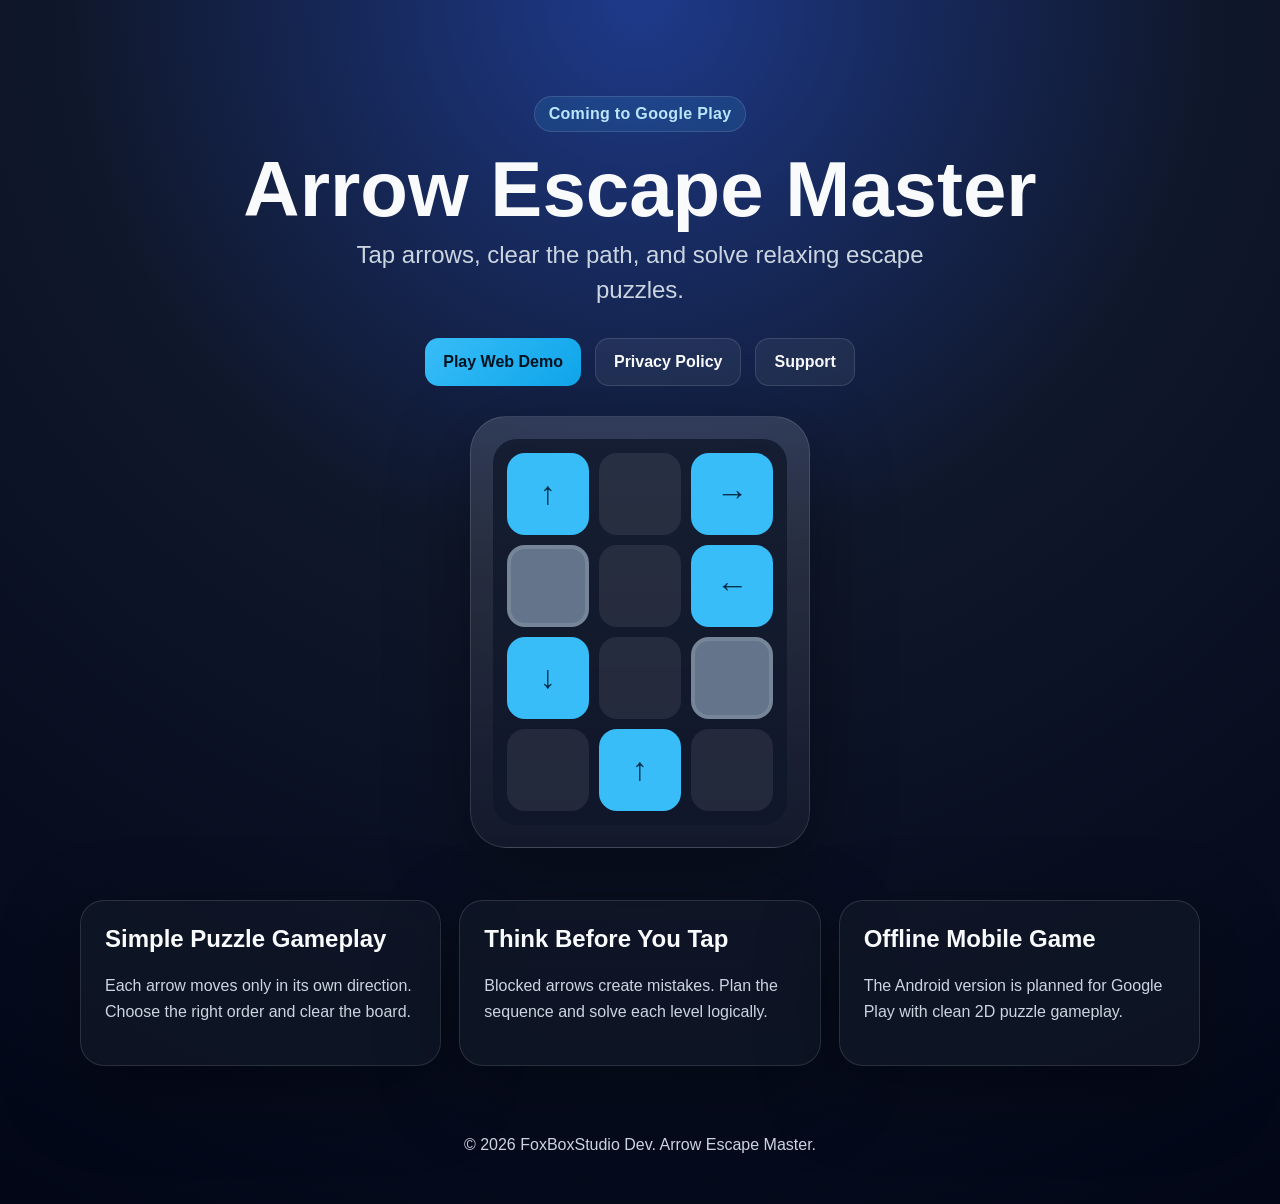
<file: web/index.html>
<!doctype html>
<html lang="en">
<head>
  <meta charset="utf-8" />
  <meta name="viewport" content="width=device-width, initial-scale=1" />
  <title>Arrow Escape Master</title>
  <meta name="description" content="Tap arrows, clear the path, and solve relaxing escape puzzles." />
  <link rel="stylesheet" href="styles/main.css" />
</head>
<body>
  <main class="page">
    <section class="hero">
      <div class="badge">Coming to Google Play</div>
      <h1>Arrow Escape Master</h1>
      <p class="subtitle">Tap arrows, clear the path, and solve relaxing escape puzzles.</p>

      <div class="actions">
        <a class="button primary" href="game/">Play Web Demo</a>
        <a class="button" href="privacy.html">Privacy Policy</a>
        <a class="button" href="support.html">Support</a>
      </div>

      <div class="phone-preview" aria-label="Game preview placeholder">
        <div class="board">
          <div class="cell arrow up">↑</div>
          <div class="cell"></div>
          <div class="cell arrow right">→</div>
          <div class="cell block"></div>
          <div class="cell"></div>
          <div class="cell arrow left">←</div>
          <div class="cell arrow down">↓</div>
          <div class="cell"></div>
          <div class="cell block"></div>
          <div class="cell"></div>
          <div class="cell arrow up">↑</div>
          <div class="cell"></div>
        </div>
      </div>
    </section>

    <section class="content-grid">
      <article class="card">
        <h2>Simple Puzzle Gameplay</h2>
        <p>Each arrow moves only in its own direction. Choose the right order and clear the board.</p>
      </article>

      <article class="card">
        <h2>Think Before You Tap</h2>
        <p>Blocked arrows create mistakes. Plan the sequence and solve each level logically.</p>
      </article>

      <article class="card">
        <h2>Offline Mobile Game</h2>
        <p>The Android version is planned for Google Play with clean 2D puzzle gameplay.</p>
      </article>
    </section>
  </main>

  <footer class="footer">
    <p>© <span id="year"></span> FoxBoxStudio Dev. Arrow Escape Master.</p>
  </footer>

  <script>
    document.getElementById('year').textContent = new Date().getFullYear();
  </script>
</body>
</html>
</file>
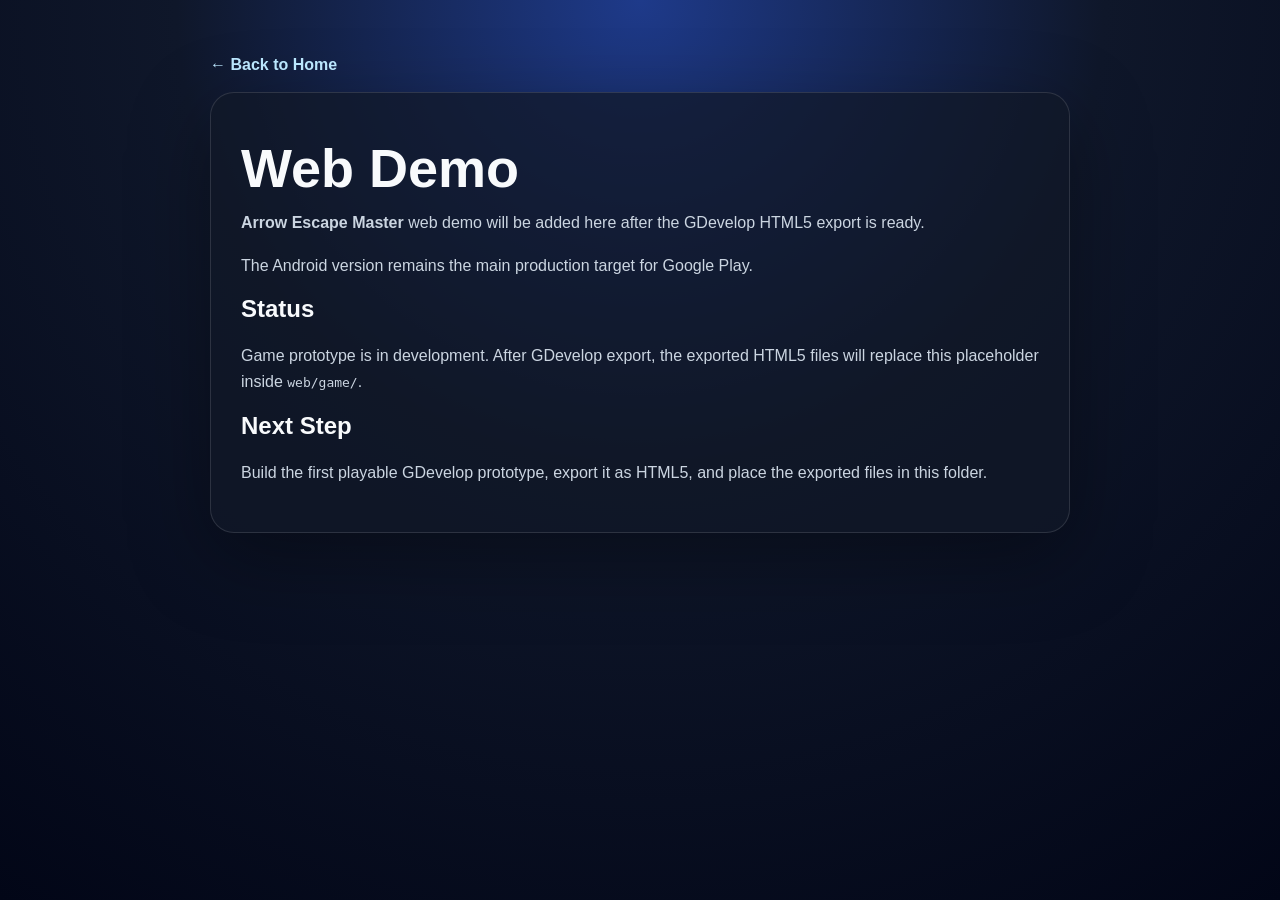
<file: web/game/index.html>
<!doctype html>
<html lang="en">
<head>
  <meta charset="utf-8" />
  <meta name="viewport" content="width=device-width, initial-scale=1" />
  <title>Web Demo — Arrow Escape Master</title>
  <meta name="description" content="Arrow Escape Master web demo placeholder." />
  <link rel="stylesheet" href="../styles/main.css" />
</head>
<body>
  <main class="page narrow">
    <nav class="topnav">
      <a href="../index.html">← Back to Home</a>
    </nav>

    <article class="document">
      <h1>Web Demo</h1>
      <p><strong>Arrow Escape Master</strong> web demo will be added here after the GDevelop HTML5 export is ready.</p>
      <p>The Android version remains the main production target for Google Play.</p>

      <h2>Status</h2>
      <p>Game prototype is in development. After GDevelop export, the exported HTML5 files will replace this placeholder inside <code>web/game/</code>.</p>

      <h2>Next Step</h2>
      <p>Build the first playable GDevelop prototype, export it as HTML5, and place the exported files in this folder.</p>
    </article>
  </main>
</body>
</html>
</file>
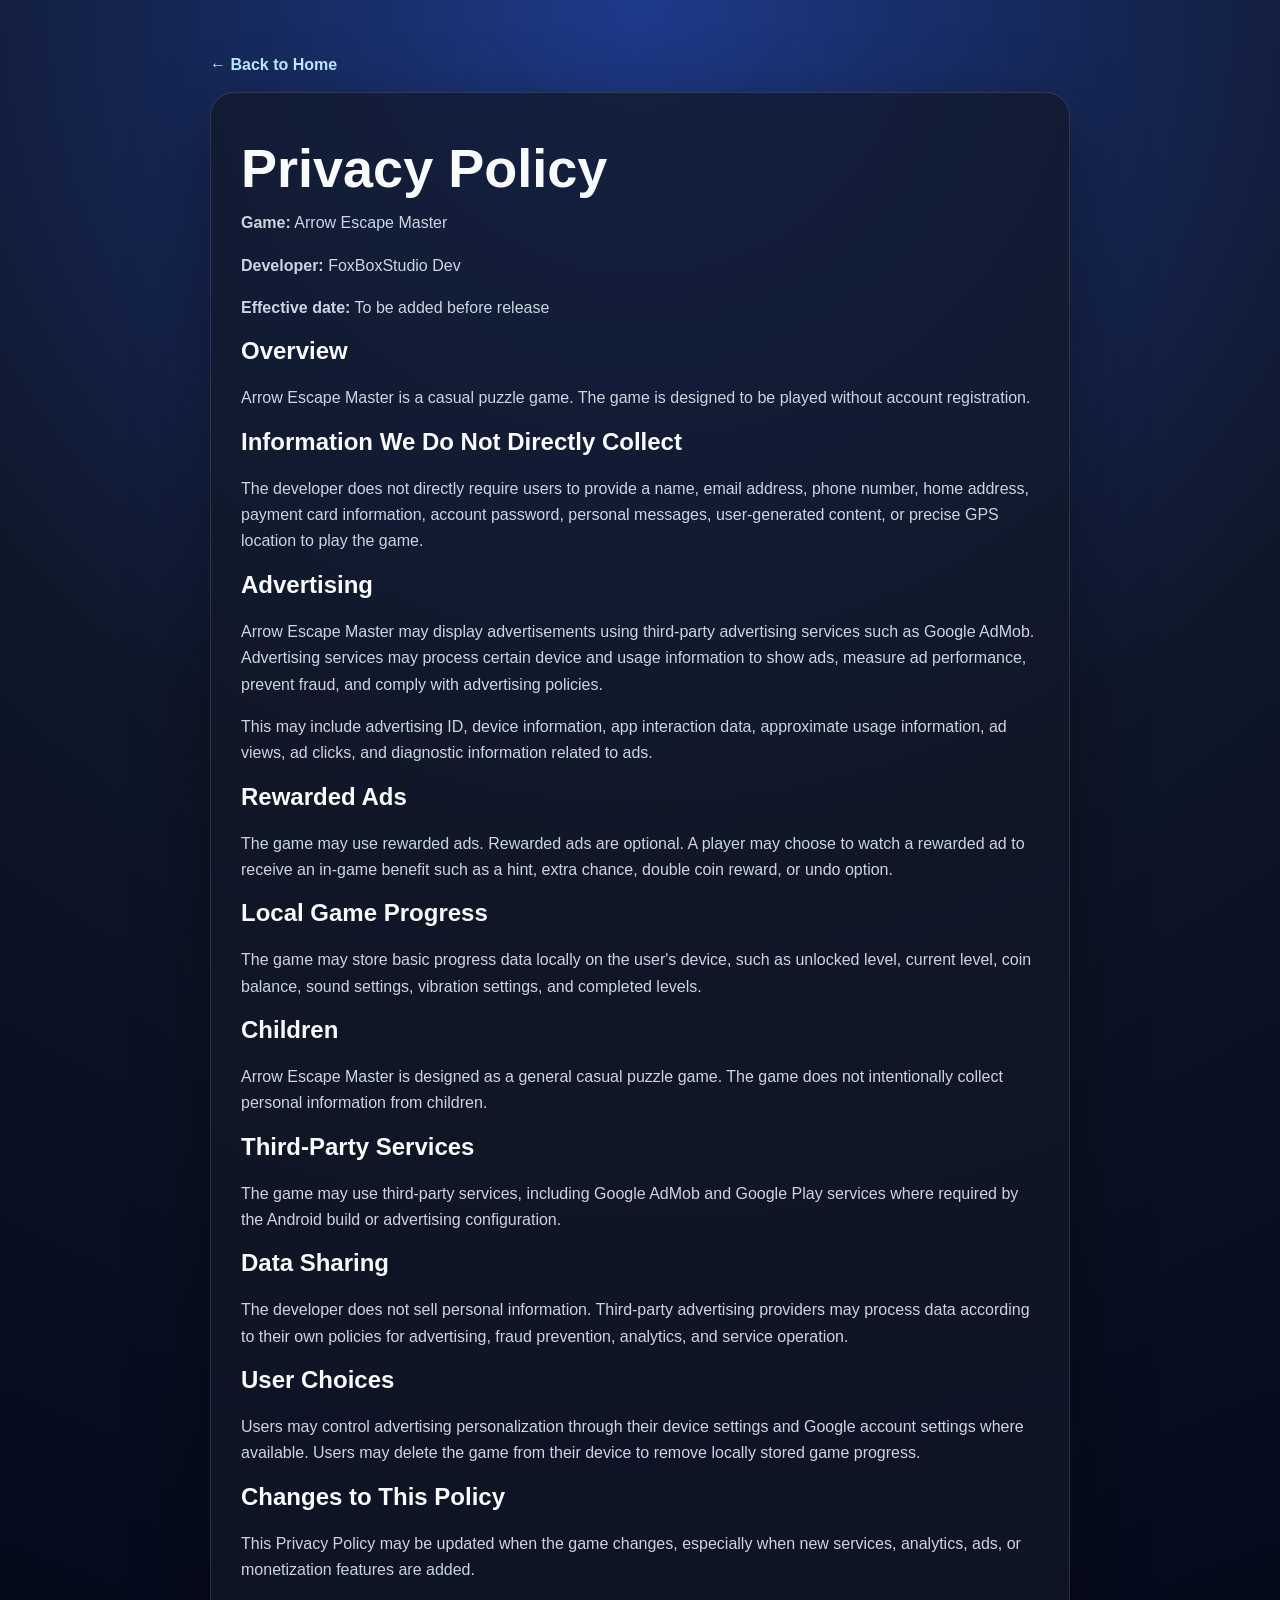
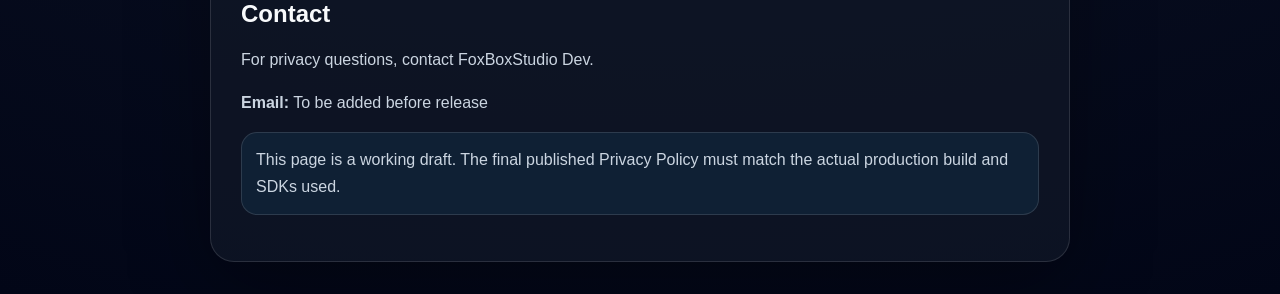
<file: web/privacy.html>
<!doctype html>
<html lang="en">
<head>
  <meta charset="utf-8" />
  <meta name="viewport" content="width=device-width, initial-scale=1" />
  <title>Privacy Policy — Arrow Escape Master</title>
  <meta name="description" content="Privacy Policy for Arrow Escape Master." />
  <link rel="stylesheet" href="styles/main.css" />
</head>
<body>
  <main class="page narrow">
    <nav class="topnav">
      <a href="index.html">← Back to Home</a>
    </nav>

    <article class="document">
      <h1>Privacy Policy</h1>
      <p><strong>Game:</strong> Arrow Escape Master</p>
      <p><strong>Developer:</strong> FoxBoxStudio Dev</p>
      <p><strong>Effective date:</strong> To be added before release</p>

      <h2>Overview</h2>
      <p>Arrow Escape Master is a casual puzzle game. The game is designed to be played without account registration.</p>

      <h2>Information We Do Not Directly Collect</h2>
      <p>The developer does not directly require users to provide a name, email address, phone number, home address, payment card information, account password, personal messages, user-generated content, or precise GPS location to play the game.</p>

      <h2>Advertising</h2>
      <p>Arrow Escape Master may display advertisements using third-party advertising services such as Google AdMob. Advertising services may process certain device and usage information to show ads, measure ad performance, prevent fraud, and comply with advertising policies.</p>
      <p>This may include advertising ID, device information, app interaction data, approximate usage information, ad views, ad clicks, and diagnostic information related to ads.</p>

      <h2>Rewarded Ads</h2>
      <p>The game may use rewarded ads. Rewarded ads are optional. A player may choose to watch a rewarded ad to receive an in-game benefit such as a hint, extra chance, double coin reward, or undo option.</p>

      <h2>Local Game Progress</h2>
      <p>The game may store basic progress data locally on the user's device, such as unlocked level, current level, coin balance, sound settings, vibration settings, and completed levels.</p>

      <h2>Children</h2>
      <p>Arrow Escape Master is designed as a general casual puzzle game. The game does not intentionally collect personal information from children.</p>

      <h2>Third-Party Services</h2>
      <p>The game may use third-party services, including Google AdMob and Google Play services where required by the Android build or advertising configuration.</p>

      <h2>Data Sharing</h2>
      <p>The developer does not sell personal information. Third-party advertising providers may process data according to their own policies for advertising, fraud prevention, analytics, and service operation.</p>

      <h2>User Choices</h2>
      <p>Users may control advertising personalization through their device settings and Google account settings where available. Users may delete the game from their device to remove locally stored game progress.</p>

      <h2>Changes to This Policy</h2>
      <p>This Privacy Policy may be updated when the game changes, especially when new services, analytics, ads, or monetization features are added.</p>

      <h2>Contact</h2>
      <p>For privacy questions, contact FoxBoxStudio Dev.</p>
      <p><strong>Email:</strong> To be added before release</p>

      <p class="note">This page is a working draft. The final published Privacy Policy must match the actual production build and SDKs used.</p>
    </article>
  </main>
</body>
</html>
</file>
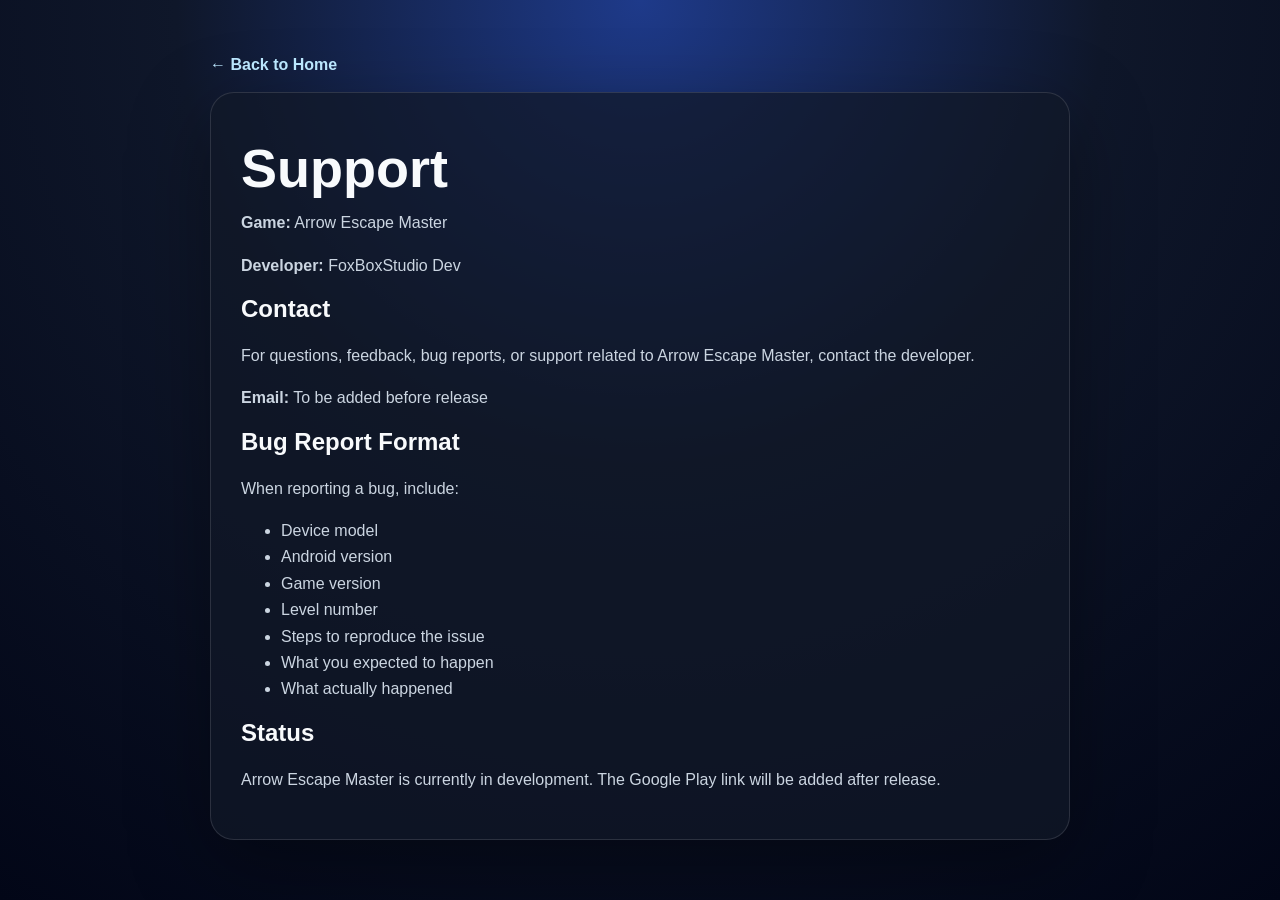
<file: web/support.html>
<!doctype html>
<html lang="en">
<head>
  <meta charset="utf-8" />
  <meta name="viewport" content="width=device-width, initial-scale=1" />
  <title>Support — Arrow Escape Master</title>
  <meta name="description" content="Support page for Arrow Escape Master." />
  <link rel="stylesheet" href="styles/main.css" />
</head>
<body>
  <main class="page narrow">
    <nav class="topnav">
      <a href="index.html">← Back to Home</a>
    </nav>

    <article class="document">
      <h1>Support</h1>
      <p><strong>Game:</strong> Arrow Escape Master</p>
      <p><strong>Developer:</strong> FoxBoxStudio Dev</p>

      <h2>Contact</h2>
      <p>For questions, feedback, bug reports, or support related to Arrow Escape Master, contact the developer.</p>
      <p><strong>Email:</strong> To be added before release</p>

      <h2>Bug Report Format</h2>
      <p>When reporting a bug, include:</p>
      <ul>
        <li>Device model</li>
        <li>Android version</li>
        <li>Game version</li>
        <li>Level number</li>
        <li>Steps to reproduce the issue</li>
        <li>What you expected to happen</li>
        <li>What actually happened</li>
      </ul>

      <h2>Status</h2>
      <p>Arrow Escape Master is currently in development. The Google Play link will be added after release.</p>
    </article>
  </main>
</body>
</html>
</file>
<file: web/styles/main.css>
:root {
  --bg: #0f172a;
  --panel: #111827;
  --panel-soft: #1f2937;
  --text: #f8fafc;
  --muted: #cbd5e1;
  --accent: #38bdf8;
  --accent-strong: #0ea5e9;
  --border: rgba(255, 255, 255, 0.12);
  --shadow: 0 24px 80px rgba(0, 0, 0, 0.35);
}

* {
  box-sizing: border-box;
}

body {
  margin: 0;
  min-height: 100vh;
  font-family: Arial, Helvetica, sans-serif;
  background: radial-gradient(circle at top, #1e3a8a 0, var(--bg) 42%, #020617 100%);
  color: var(--text);
}

.page {
  width: min(1120px, calc(100% - 32px));
  margin: 0 auto;
  padding: 56px 0 32px;
}

.page.narrow {
  width: min(860px, calc(100% - 32px));
}

.hero {
  text-align: center;
  padding: 40px 20px 24px;
}

.badge {
  display: inline-block;
  padding: 8px 14px;
  border: 1px solid var(--border);
  border-radius: 999px;
  background: rgba(56, 189, 248, 0.12);
  color: #bae6fd;
  font-weight: 700;
  letter-spacing: 0.02em;
}

h1 {
  margin: 20px 0 12px;
  font-size: clamp(42px, 8vw, 78px);
  line-height: 0.95;
}

.subtitle {
  margin: 0 auto;
  max-width: 620px;
  color: var(--muted);
  font-size: clamp(18px, 3vw, 24px);
  line-height: 1.45;
}

.actions {
  display: flex;
  flex-wrap: wrap;
  justify-content: center;
  gap: 14px;
  margin: 30px 0;
}

.button {
  display: inline-flex;
  align-items: center;
  justify-content: center;
  min-height: 48px;
  padding: 0 18px;
  border: 1px solid var(--border);
  border-radius: 14px;
  background: rgba(255, 255, 255, 0.06);
  color: var(--text);
  text-decoration: none;
  font-weight: 700;
}

.button.primary {
  background: linear-gradient(135deg, var(--accent), var(--accent-strong));
  color: #00111f;
  border: 0;
}

.phone-preview {
  width: min(340px, 100%);
  margin: 28px auto 0;
  padding: 22px;
  border: 1px solid var(--border);
  border-radius: 36px;
  background: linear-gradient(180deg, rgba(255,255,255,0.13), rgba(255,255,255,0.04));
  box-shadow: var(--shadow);
}

.board {
  display: grid;
  grid-template-columns: repeat(3, 1fr);
  gap: 10px;
  padding: 14px;
  border-radius: 24px;
  background: rgba(15, 23, 42, 0.78);
}

.cell {
  aspect-ratio: 1;
  border-radius: 18px;
  background: rgba(255, 255, 255, 0.08);
  display: grid;
  place-items: center;
  font-size: 32px;
  font-weight: 900;
}

.cell.arrow {
  background: #38bdf8;
  color: #082f49;
}

.cell.block {
  background: #64748b;
  box-shadow: inset 0 0 0 4px rgba(255,255,255,0.12);
}

.content-grid {
  display: grid;
  grid-template-columns: repeat(3, 1fr);
  gap: 18px;
  margin-top: 28px;
}

.card,
.document {
  border: 1px solid var(--border);
  border-radius: 24px;
  background: rgba(17, 24, 39, 0.72);
  box-shadow: var(--shadow);
}

.card {
  padding: 24px;
}

.card h2,
.document h2 {
  margin-top: 0;
}

.card p,
.document p,
.document li {
  color: var(--muted);
  line-height: 1.65;
}

.document {
  padding: 30px;
}

.document h1 {
  font-size: clamp(34px, 6vw, 54px);
}

.topnav {
  margin-bottom: 18px;
}

.topnav a {
  color: #bae6fd;
  text-decoration: none;
  font-weight: 700;
}

.note {
  padding: 14px;
  border: 1px solid var(--border);
  border-radius: 16px;
  background: rgba(56, 189, 248, 0.08);
}

.footer {
  width: min(1120px, calc(100% - 32px));
  margin: 0 auto;
  padding: 22px 0 34px;
  color: var(--muted);
  text-align: center;
}

@media (max-width: 760px) {
  .page {
    padding-top: 28px;
  }

  .content-grid {
    grid-template-columns: 1fr;
  }

  .document {
    padding: 22px;
  }
}
</file>
